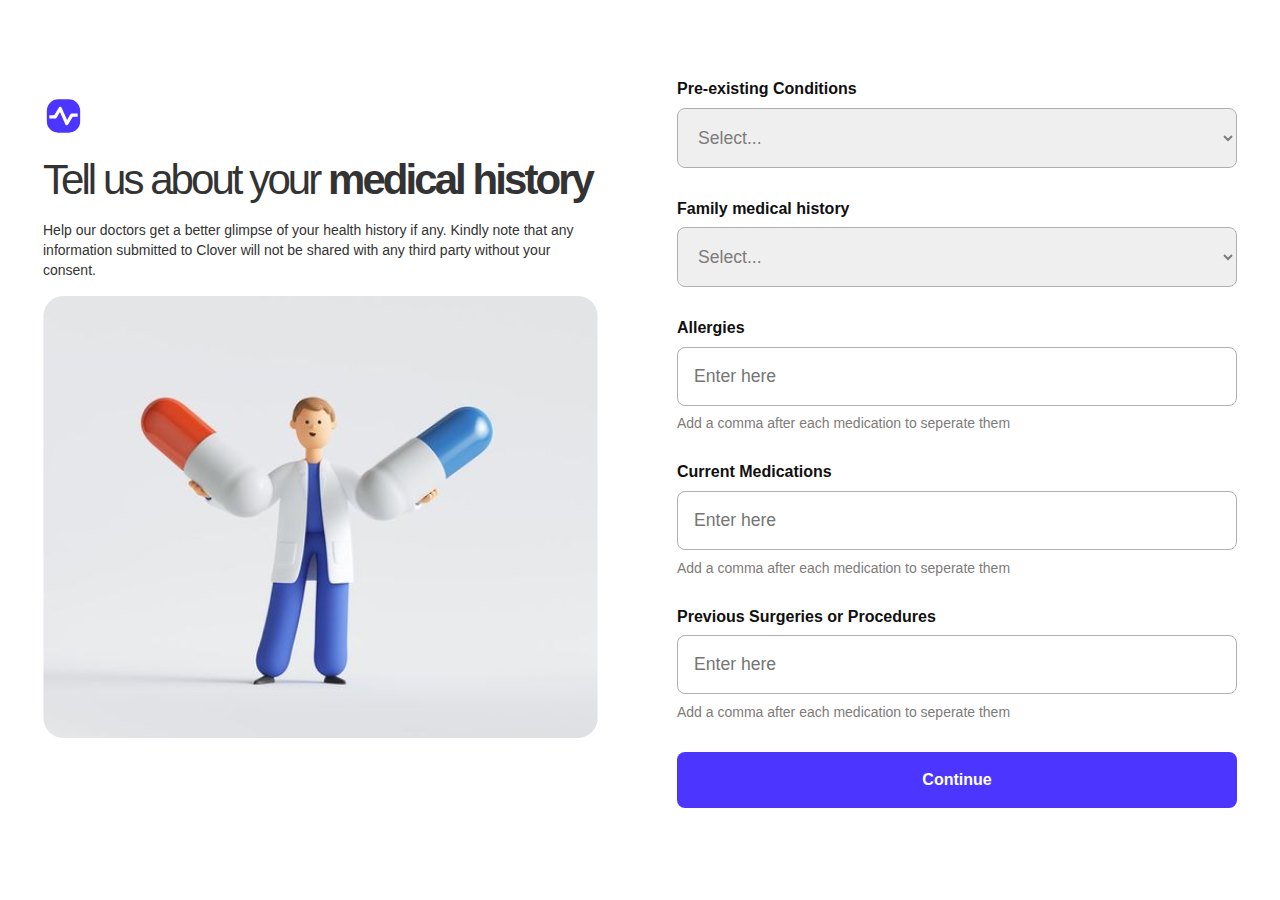
<file: index.html>
<!DOCTYPE html>
<html lang="en">
  <head>
    <meta charset="UTF-8" />
    <meta name="viewport" content="width=device-width, initial-scale=1.0" />
    <link rel="stylesheet" href="./style.css" />
    <title>Medical History</title>
  </head>
  <body>
    <!--Medical  container begins-->
    <div class="medical-container">
      <div class="medical-content">
        <img src="asset/images/logo0.svg" alt="Clove-logo" />
        <h1>Tell us about your <span>medical history</span></h1>
        <p>
          Help our doctors get a better glimpse of your health history if any.
          <span>
            Kindly note that any information submitted to Clover will not be
            shared with any third party without your consent.</span
          >
        </p>
        <img src="asset/images/image0.png" alt="image1" class="img1" />
      </div>

      <!--Medical form begins-->
      <div class="medical-form">
        <form id="medicalForm">
          <label for="conditions">Pre-existing Conditions</label>
          <select name="conditons" id="conditions" required>
            <option value="select">Select...</option>
            <option value="asthma">Asthma</option>
            <option value="diabetes">Diabetes</option>
            <option value="hypertension">Hypertension</option>
            <option value="other">other (specify)</option>
          </select>

          <label for="family-medical">Family medical history</label>
          <select name="family-medical" id="family-medical" required>
            <option value="select">Select...</option>
            <option value="heart">Heart disease</option>
            <option value="cancer">Cancer</option>
            <option value="fibroid">Fibroid</option>
            <option value="specify">Sepcify</option>
          </select>

          <label for="allergies">Allergies</label>
          <input type="text" placeholder="Enter here" />
          <p>Add a comma after each medication to seperate them</p>

          <label for="allergies">Current Medications</label>
          <input type="text" placeholder="Enter here" />
          <p>Add a comma after each medication to seperate them</p>

          <label for="surgeries">Previous Surgeries or Procedures</label>
          <input type="text" placeholder="Enter here" />
          <p>Add a comma after each medication to seperate them</p>
        </form>
        <!--Medical form ends-->
        <button type="button" onclick="saveMedicalData()">Continue</button>
      </div>
    </div>
    <!--Medical history div container ends-->
    <script src="./script.js"></script>
  </body>
</html>
</file>
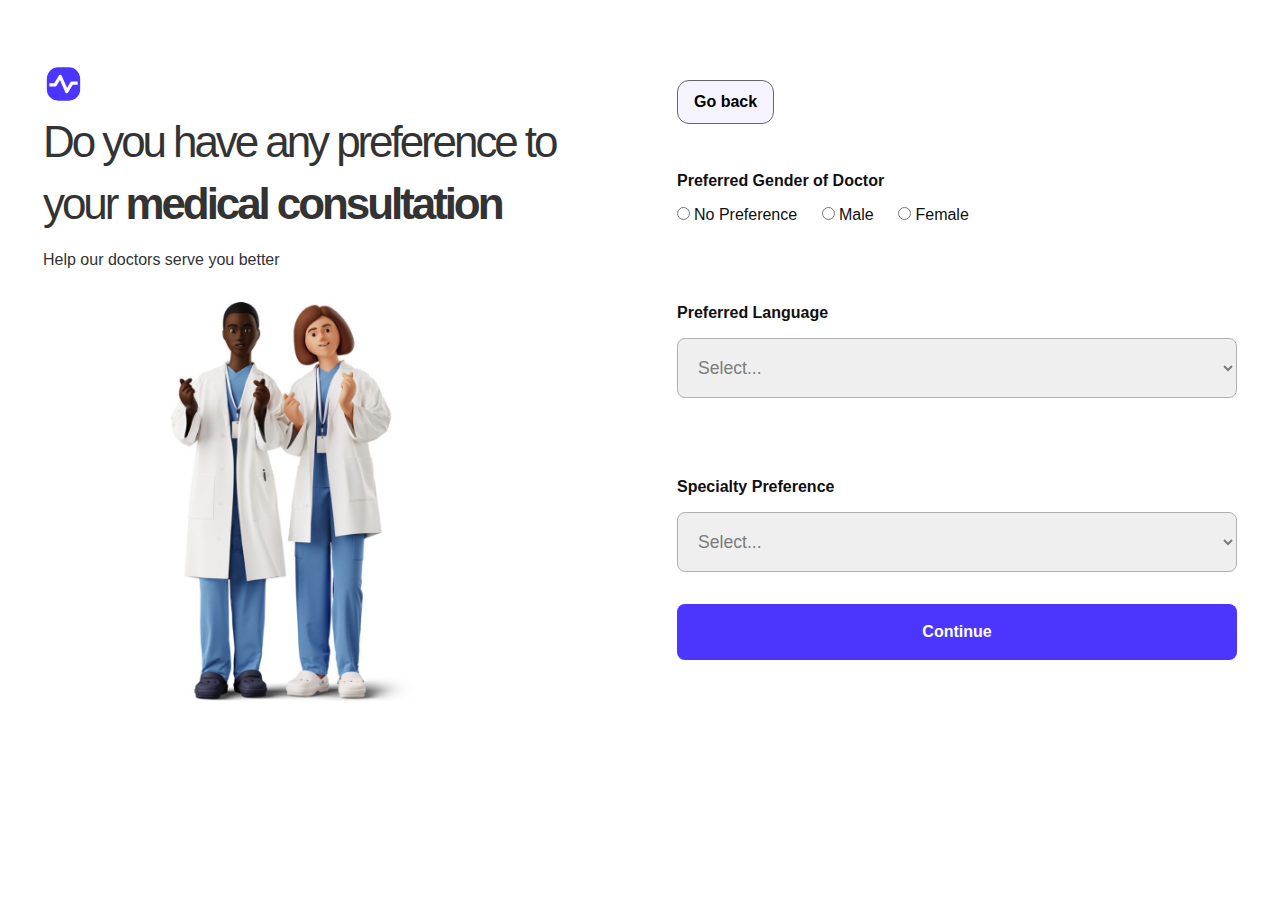
<file: preferred.html>
<!DOCTYPE html>
<html lang="en">
  <head>
    <meta charset="UTF-8" />
    <meta name="viewport" content="width=device-width, initial-scale=1.0" />
    <link rel="stylesheet" href="./preferred.css" />
    <!--font awesome link-->
    <link
      rel="stylesheet"
      href="https://cdnjs.cloudflare.com/ajax/libs/font-awesome/6.6.0/css/all.min.css"
      integrity="sha512-Kc323vGBEqzTmouAECnVceyQqyqdsSiqLQISBL29aUW4U/M7pSPA/gEUZQqv1cwx4OnYxTxve5UMg5GT6L4JJg=="
      crossorigin="anonymous"
      referrerpolicy="no-referrer"
    />
    <!--font awesome link ends-->
    <title>Preferred-Doctor</title>
  </head>
  <body>
    <div class="container">
      <div class="container-1">
        <div class="header">
          <div class="back-btn1">
            <button id="goBackButton">
              <i class="fa-solid fa-chevron-left"></i> Go back
            </button>
          </div>
          <img src="asset/images/logo0.svg" alt="Clove-logo" />
          <h1>
            Do you have any preference to your <span>medical consultation</span>
          </h1>
          <p>Help our doctors serve you better</p>
        </div>
        <div class="img1">
          <img src="asset/images/doctor.png" alt="image1" class="img1" />
        </div>
      </div>

      <div class="container-2">
        <div class="back-btn2">
          <button id="BackButton">
            <i class="fa-solid fa-chevron-left"></i> Go back
          </button>
        </div>

        <!-- medical form -->
        <div class="form-container">
          <form action="">
            <label for="preferred-gender">Preferred Gender of Doctor</label>
            <div class="input-div">
              <input
                type="radio"
                name="gender"
                value="no-preference"
                id="no-preference"
              />
              <label for="">No Preference</label>

              <input type="radio" name="gender" value="male" id="male" />
              <label for="male">Male</label>

              <input type="radio" name="gender" value="female" id="female" />
              <label for="female">Female</label>
            </div>

            <label for="language">Preferred Language</label>
            <select name="language" id="language" required>
              <option value="select">Select...</option>
              <option value="english">English</option>
            </select>

            <label for="specialty">Specialty Preference</label>
            <select name="specialty" id="specialty" required>
              <option value="select">Select...</option>
              <option value="General">General Practitioner</option>
              <option value="Orthopedics">Orthopedics</option>
              <option value="Cardiologies">Cardiologies</option>
              <option value="Dietitian">Dietitian</option>
            </select>
          </form>
          <!-- medical form ends -->

          <div class="continue">
            <button
              onclick="
              "
            >
              Continue
            </button>
          </div>
        </div>
      </div>
    </div>

    <script src="./preferred.js"></script>
  </body>
</html>
</file>
<file: style.css>
* {
  padding: 0;
  margin: 0;
  box-sizing: border-box;
}
html {
  overflow-x: hidden;
}
/* medical content styling begins */
.medical-container {
  display: flex;
  align-items: flex-start;
  justify-content: space-around;
  flex-wrap: wrap;
  padding: 3rem 1rem;
  height: auto;
  width: 100%;
  margin: 0 auto;
}
.medical-content {
  width: 580px;
  margin-top: 3rem;
  min-width: 300px;
}
.medical-content h1 {
  color: #333333;
  font-family: "Lato-Regular", sans-serif;
  letter-spacing: -0.07em;
  font-weight: 400;
  font-size: 42px;
  margin: 1rem 0 1rem 0;
}
.medical-content h1 span {
  font-family: "Lato-Bold", sans-serif;
  font-weight: 700;
}
.medical-content p {
  color: #333333;
  font-family: "Lato-Regular", sans-serif;
  font-size: 14px;
  line-height: 20px;
  font-family: 400;
  width: 559px;
  margin-bottom: 1rem;
}
/* medical content styling enss */

/* medical form styling */
.medical-form {
  width: 560px;
  min-width: 300px;
}
form {
  display: flex;
  flex-direction: column;
}
.medical-form form label {
  color: #111010;
  padding: 2rem 0 0.6rem 0;
  font-family: "Lato-Regular", sans-serif;
  font-size: 1rem;
  font-weight: bold;
}
.medical-form form select,
.medical-form form input {
  border: 1px solid #b0b0b0;
  padding: 18px 30px 18px 16px;
  border-radius: 8px;
  outline: none;
  color: #7e7b7b;
  font-size: 1.1rem;
}
.medical-form form input::placeholder {
  font-size: 1.1rem;
}
.medical-form form p {
  color: #7e7b7b;
  padding-top: 0.6rem;
  font-family: "Lato-Medium", sans-serif;
  font-size: 14px;
  font-weight: 500;
}
.medical-form button {
  width: 100%;
  margin-top: 2rem;
  padding: 1.2rem 0;
  border-radius: 8px;
  border: none;
  background-color: #4b35ff;
  color: #fff;
  font-size: 1rem;
  font-weight: 600;
  font-family: "Lato-SemiBold", sans-serif;
  transition: all 0.5s ease;
}
.medical-form button:hover {
  background-color: #3525ac;
  transform: scale(1.04);
}
/* medical form styling  ends*/

@media (max-width: 1120px) {
  .medical-container .medical-content .img1 {
    display: none;
  }
}
@media (max-width: 884px) {
  .medical-container .medical-content .img1 {
    display: none;
  }
  .medical-content p span {
    display: none;
  }
  .medical-content p {
    font-size: 0.975rem;
  }
}

@media (max-width: 768px) {
  .medical-content,
  .medical-form {
    /* width: 560px;
    min-width: 300px;*/
    width: 100%;
    max-width: 560px;
    margin: 0 auto;
    padding: 0 1rem;
  }
}
@media (max-width: 500px) {
  .medical-content {
    margin-top: 1rem;
  }
  .medical-content,
  .medical-form {
    width: 560px;
    max-width: 380px;
  }
  .medical-content h1 {
    font-size: 1.713rem;
  }
  .medical-content p {
    font-size: 0.875rem;
    width: 559px;
    max-width: 350px;
    margin-bottom: 1rem;
  }
}
@media (max-width: 412px) {
  .medical-content h1 {
    font-size: 1.608rem;
  }
}
@media (max-width: 360px) {
  .medical-content h1 {
    font-size: 1.508rem;
  }
}
@media (max-width: 320px) {
  .medical-content h1 {
    font-size: 1.408rem;
  }
}
</file>
<file: preferred.css>
* {
  margin: 0;
  padding: 0;
  box-sizing: border-box;
}
/* container styling begins */
.container {
  display: flex;
  align-items: flex-start;
  justify-content: space-around;
  flex-wrap: wrap;
  padding: 3rem 1rem;
  width: 100%;
  margin: 0 auto;
}
.container-1 {
  width: 580px;
  margin-top: 1rem;
  min-width: 300px;
}
.container-1 .img1 {
  width: 500px;
  margin-top: 1rem;
}
.header .back-btn1 button,
.container-2 .back-btn2 button {
  padding: 0.7rem 1rem;
  margin-bottom: 1rem;
  background-color: #f5f4fe;
  border: 1px solid #666666;
  border-radius: 12px;
  font-family: "Lato-SemiBold", sans-serif;
  font-size: 16px;
  line-height: 120%;
  font-weight: 600;
}
.header .back-btn1 button {
  display: none;
}
.header h1 {
  color: #333333;
  font-family: "Lato-Regular", sans-serif;
  letter-spacing: -0.07em;
  font-weight: 400;
  font-size: 44px;
  line-height: 1.4;
  margin: 0.2rem 0 1rem 0;
}
.header h1 span {
  font-family: "Lato-Bold", sans-serif;
  font-weight: 700;
}
.header p {
  color: #333333;
  font-family: "Lato-Regular", sans-serif;
  font-size: 1rem;
  line-height: 20px;
  font-family: 400;
  margin-bottom: 1rem;
}
.container-2 {
  margin-top: 2rem;
}

/* medical form */
.form-container {
  width: 560px;
  min-width: 300px;
}
form {
  display: flex;
  flex-direction: column;
  row-gap: 5rem;
  margin-top: 2rem;
}
.form-container form label {
  color: #111010;
  margin-bottom: -4rem;
  font-family: "Lato-Regular", sans-serif;
  font-size: 1rem;
  font-weight: bold;
}
.form-container form .input-div label {
  font-weight: 400;
  padding-right: 1.3rem;
}
.form-container form select,
.form-container form input {
  border: 1px solid #b0b0b0;
  padding: 18px 30px 18px 16px;
  border-radius: 8px;
  outline: none;
  color: #7e7b7b;
  font-size: 1.1rem;
}
.form-container button {
  width: 100%;
  margin-top: 2rem;
  padding: 1.2rem 0;
  border-radius: 8px;
  border: none;
  background-color: #4b35ff;
  color: #fff;
  font-size: 1rem;
  font-weight: 600;
  font-family: "Lato-SemiBold", sans-serif;
  transition: all 0.5s ease;
}
.form-container button:hover {
  background-color: #3525ac;
  transform: scale(1.04);
}

/* mediaquaries*/
@media (max-width: 1190px) {
  .container {
    flex-direction: column;
    align-items: center;
  }
  .header .back-btn1 button {
    display: block;
  }
  .container-2 .back-btn2 button {
    display: none;
  }
  .container-1 .img1 {
    display: none;
  }
  .header p {
    color: #333333;
    font-family: "Lato-Regular", sans-serif;
    font-size: 1rem;
    line-height: 20px;
    font-family: 400;
    margin-bottom: 1rem;
  }
  .container-1,
  .container-2 {
    width: 100%;
    max-width: 560px;
    margin: 0 auto;
    padding: 0 1rem;
  }

  form {
    display: flex;
    flex-direction: column;
    row-gap: 2rem;
    margin-top: 1rem;
  }
  .form-container form label {
    color: #111010;
    margin-bottom: 1rem;
    font-family: "Lato-Regular", sans-serif;
    font-size: 1rem;
    font-weight: bold;
  }
}
@media (max-width: 500px) {
  .form-container {
    width: 100%;
  }

  /* Adjust input and select padding for smaller screens */
  .form-container form select,
  .form-container form input {
    padding: 14px 20px;
    font-size: 1rem;
  }
  .header h1 {
    font-size: 26px;
  }
  .form-container form .input-div label {
    font-weight: 400;
    padding-right: 10px;
  }
  @media (max-width: 360px) {
    .form-container form .input-div label {
      padding-right: 7px;
    }
  }
}
@media (max-width: 320px) {
  .header h1 {
    font-size: 22px;
  }
  .form-container {
    width: 100%;
  }

  /* Adjust input and select padding for smaller screens */
  .form-container form select,
  .form-container form input {
    padding: 12px 15px;
    font-size: 1rem;
  }
}
</file>
